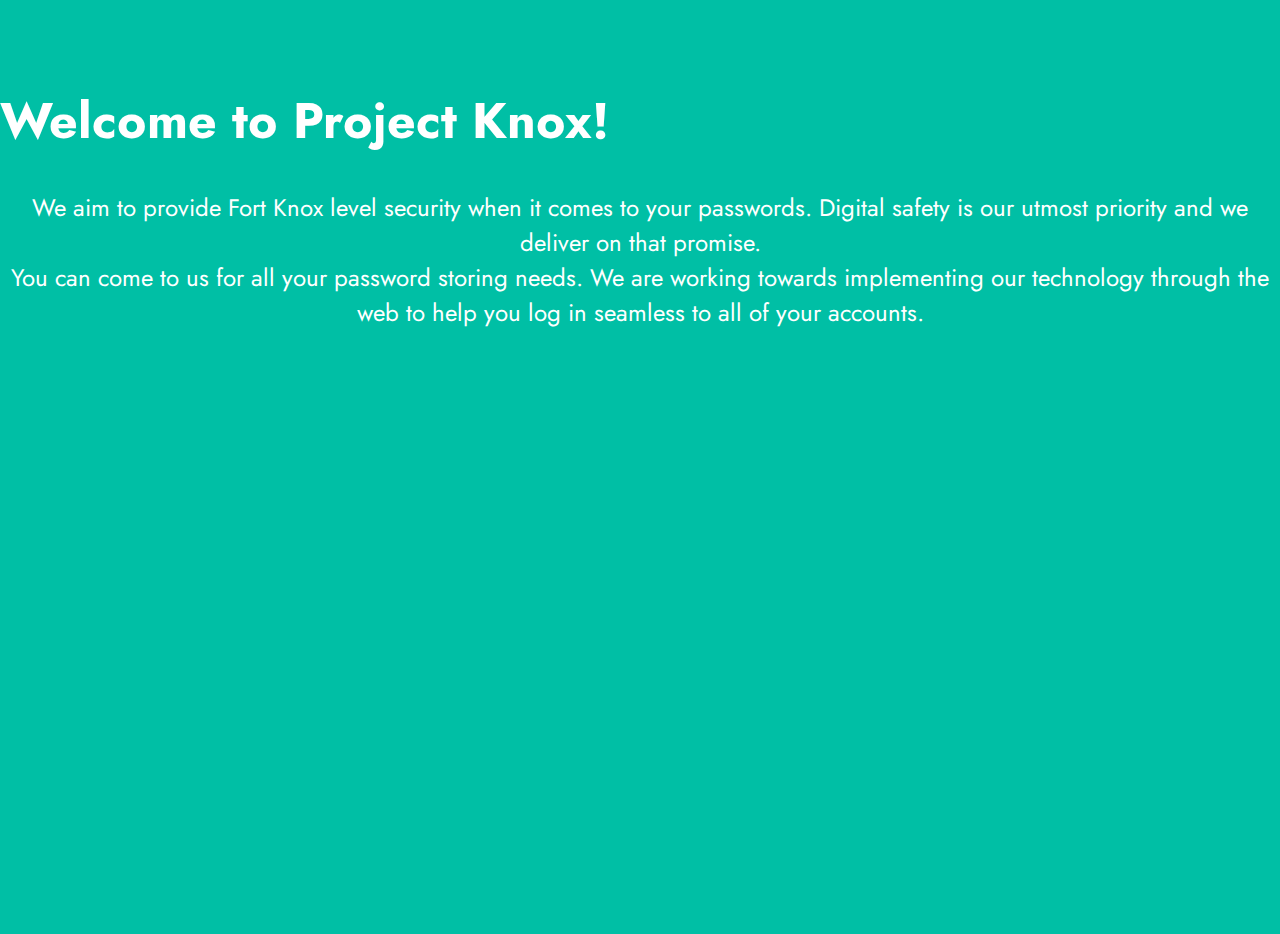
<file: Knox/about.html>
<!DOCTYPE html>
<html>

<head>
    <meta charset="utf-8">
    <link href="https://fonts.googleapis.com/css2?family=Jost:wght@300&display=swap" rel="stylesheet">
    <link rel="stylesheet" type="text/css" href="about.css">
    <title>Welcome to Project Knox</title>
</head>

<body>
    <h1>
        Welcome to Project Knox!
    </h1>

    <p>We aim to provide Fort Knox level security when it comes to your passwords. Digital safety is our utmost priority and we deliver on that promise.<br> You can come to us for all your password storing needs. We are working towards implementing our technology through the web to help you log in seamless to all of your accounts.</p>

</body>


</html>
</file>
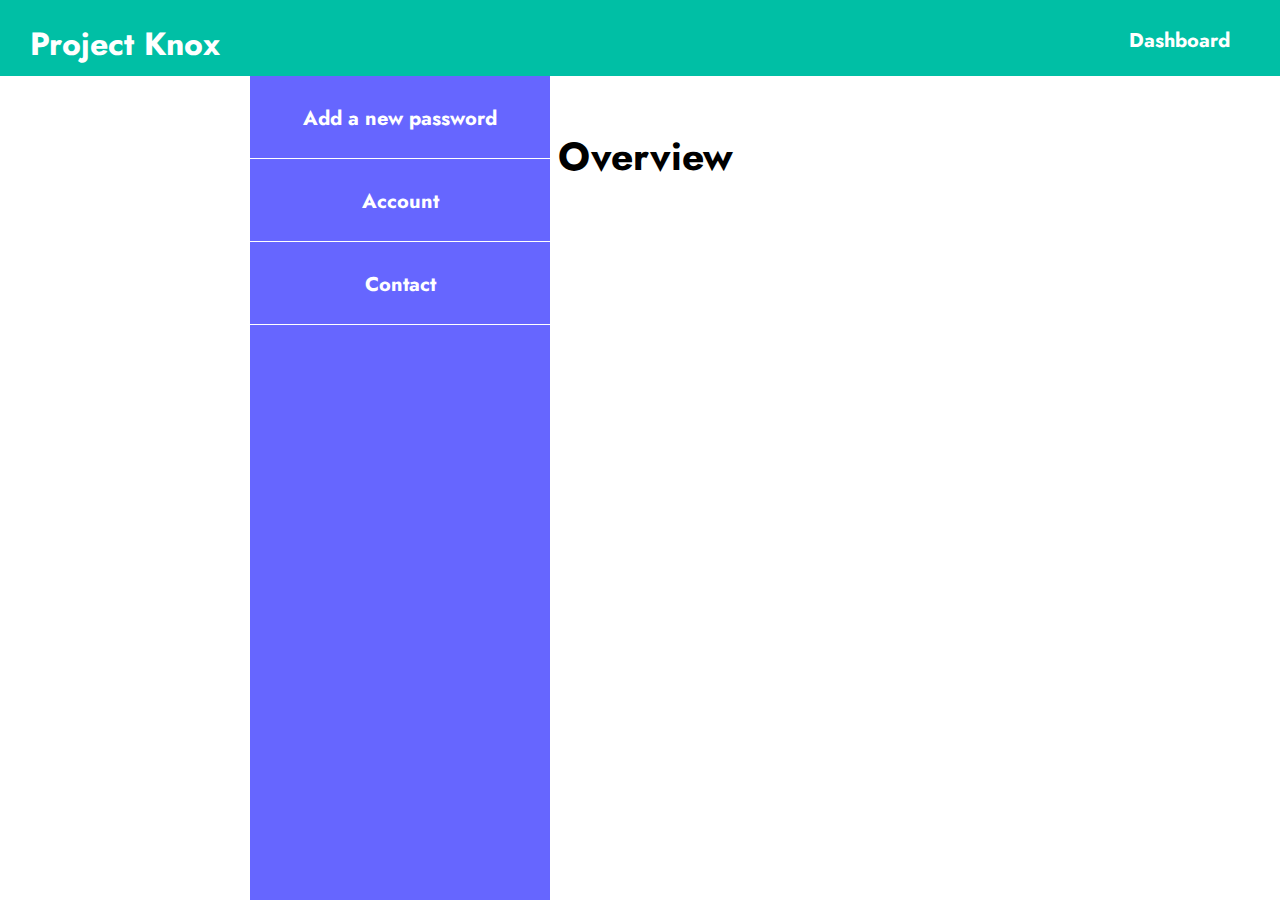
<file: Knox/account.html>
<?php
include("config.php");
$sql = "SELECT * FROM acc_login WHERE email = '$_SESSION['id']";
$result = mysqli_query($conn, $sql);
?>
<!DOCTYPE html>
<html>

<head>
    <meta charset="utf-8">
    <link href="https://fonts.googleapis.com/css2?family=Jost:wght@300&display=swap" rel="stylesheet">
    <link rel="stylesheet" type="text/css" href="home.css">
    <title>Project Knox</title>
</head>

<body>
    <header>
        <!--Navbar-->
        <nav class="navbar">
            <div class="titleknox">
                <h1>Project Knox</h1>
            </div>
            <div class="navlinks">
                <ul>
                    <li><a href="home.php">Dashboard</a></li>
                </ul>
            </div>
        </nav>
    </header>

    <div class="admin">

        <div class="sidebar">
            <ul>
                <li><a href="newpass.html">Add a new password</a></li>
                <li><a href="account.html">Account</a></li>
                <li><a href="contact.html">Contact</a></li>
                
            </ul>
        </div>

        <div class="container">
            <div class="overview">
                <h2>Account Overview</h2><br>
            </div>
            <div class="info">
                <h2>Profile</h2>
                <ul>
                    <li>First Name: </li>
                    <li>Last Name: </li>
                    <li>Email: </li>
                </ul>
            </div>

        </div>

</body>

</html>
</file>
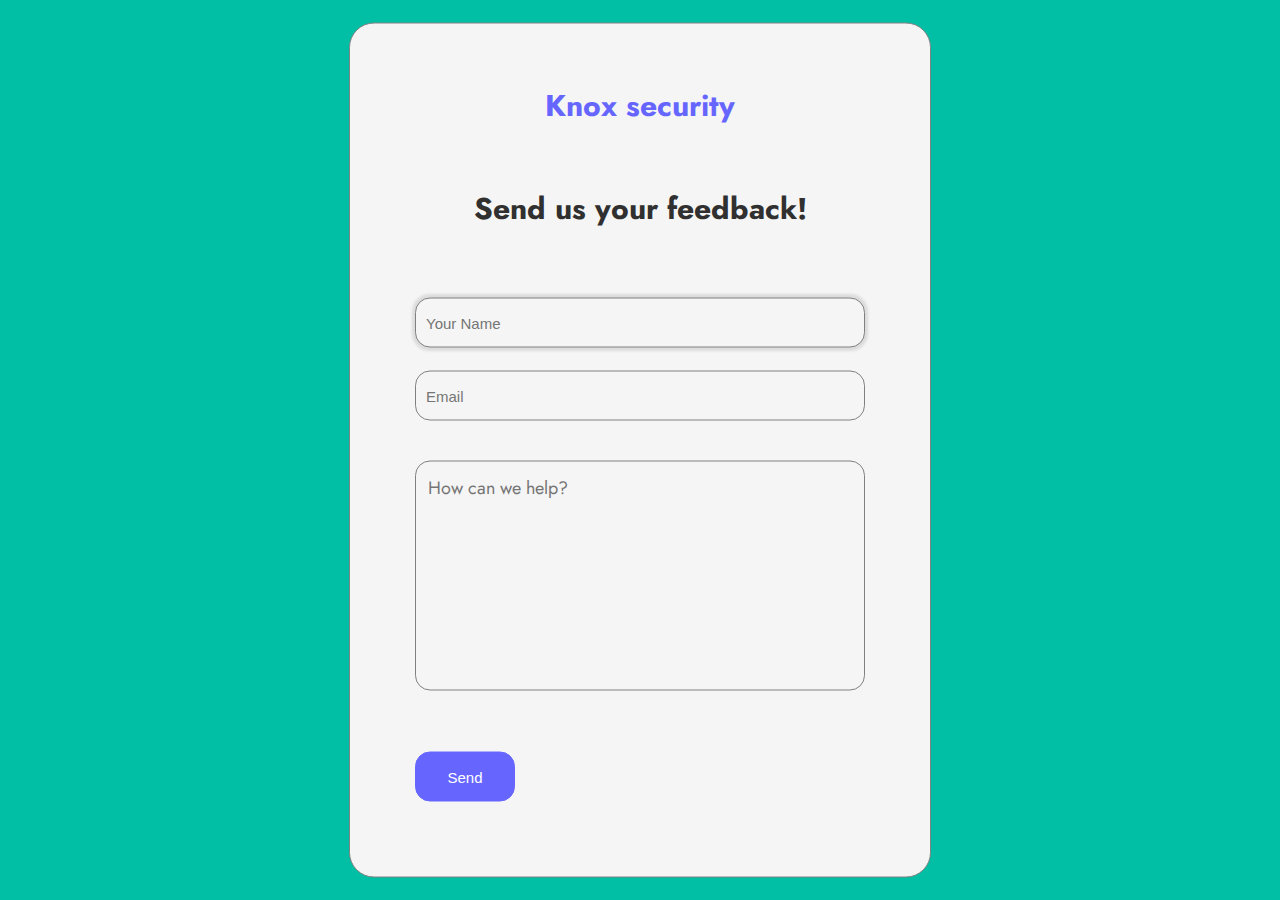
<file: Knox/contact.html>
<!DOCTYPE html>
<html>

<head>
    <meta charset="utf-8">
    <link href="https://fonts.googleapis.com/css2?family=Jost:wght@300&display=swap" rel="stylesheet">
    <link rel="stylesheet" type="text/css" href="contact.css">
    <title>Project Knox</title>
</head>

<body>
    <!--Navbar-->
    <!--<nav class="navbar">
        <div class="title-knox">
            <h1>Project Knox</h1>
        </div>
        <div class="nav-links">
            <ul>
                <li><a href="home.html">Dashboard</a></li>
                <li><a href="account.html">Account</a></li>
                <li>Contact</li>
            </ul>
        </div>
    </nav>-->


    <div class="contact"><form action="insert.php" method="POST">
        <h2>Knox security</h2>
        <h1>Send us your feedback!</h1>
        <input type="text" placeholder="Your Name" id="name" required autofocus><br>
        <input type="email" placeholder="Email" id="email" name="email" required><br>
        <textarea placeholder="How can we help?"  required></textarea><br>
        <input class="submit" type="submit" value="Send">
    </form></div>


</body>

</html>
</file>
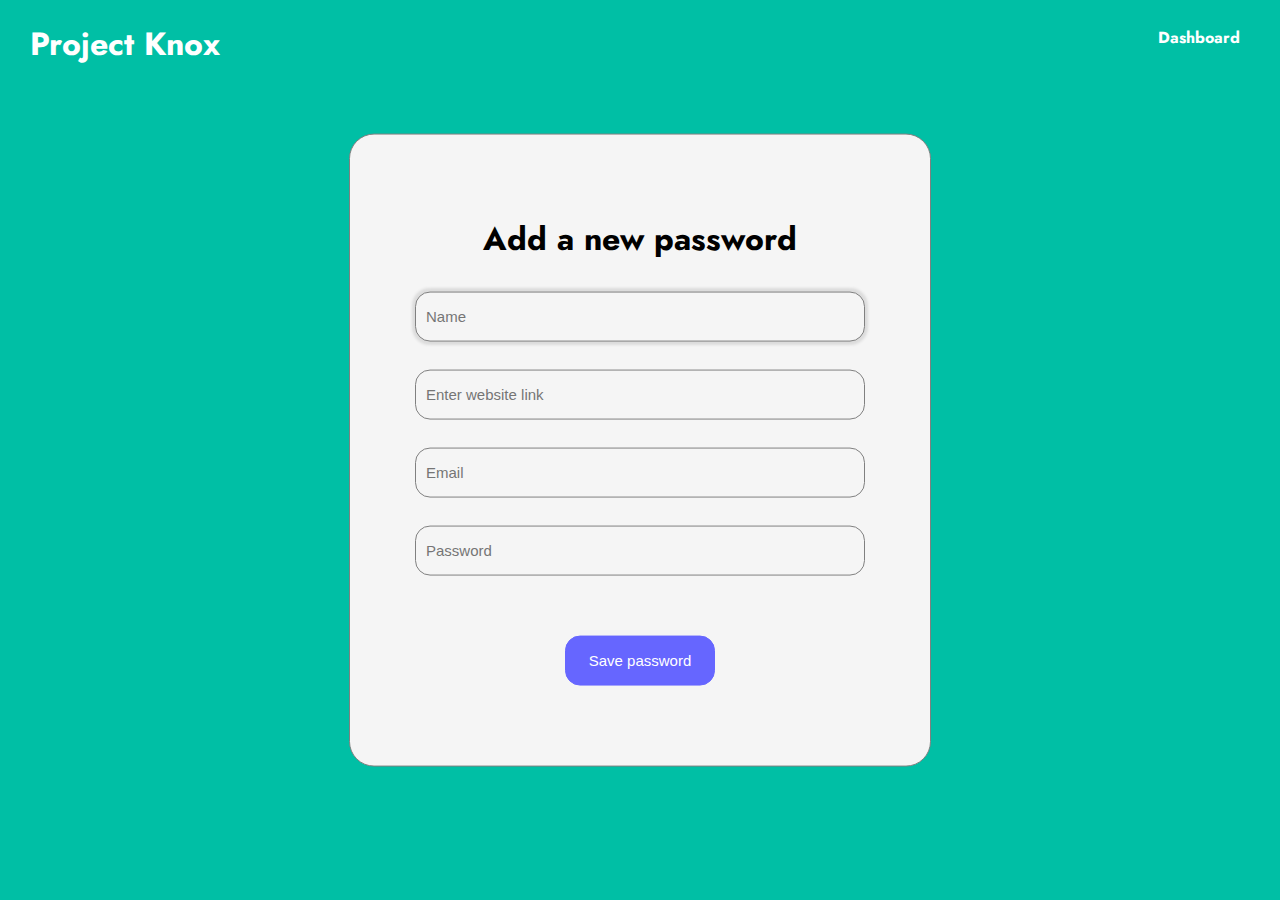
<file: Knox/newpass.html>
<!DOCTYPE html>
<html>

<head>
    <meta charset="utf-8">
    <link href="https://fonts.googleapis.com/css2?family=Jost:wght@300&display=swap" rel="stylesheet">
    <link rel="stylesheet" type="text/css" href="add.css">
    <title>Project Knox</title>
</head>

<body>
    <header>
        <!--Navbar-->
        <nav class="navbar">
            <div class="titleknox">
                <h1>Project Knox</h1>
            </div>
            <div class="navlinks">
                <ul>
                    <li><a href="home.php">Dashboard</a></li>
                </ul>
            </div>
        </nav>
    </header>

    <div class="add">
        <h1>Add a new password</h1>
        <form action="newpass.php" method="POST">
            <!--label for="name">Name:</label><br-->
            <input type="text" placeholder="Name" id="name" name="name" autofocus><br>
            <!--label for="link">URL:</label><br-->
            <input type="text" placeholder="Enter website link" id="link" name="link"><br>
            <!--label for="email">Email:</label><br-->
            <input type="email"  placeholder="Email" id="email" name="email" required><br>
            <!--label for="psswd">Password:</label><br-->
            <input type="password" placeholder="Password" id="psswd" name="psswd" required><br>
            <input class="submit" type="submit" value="Save password"><br>
        </form>
    </div>

</body>

</html>
</file>
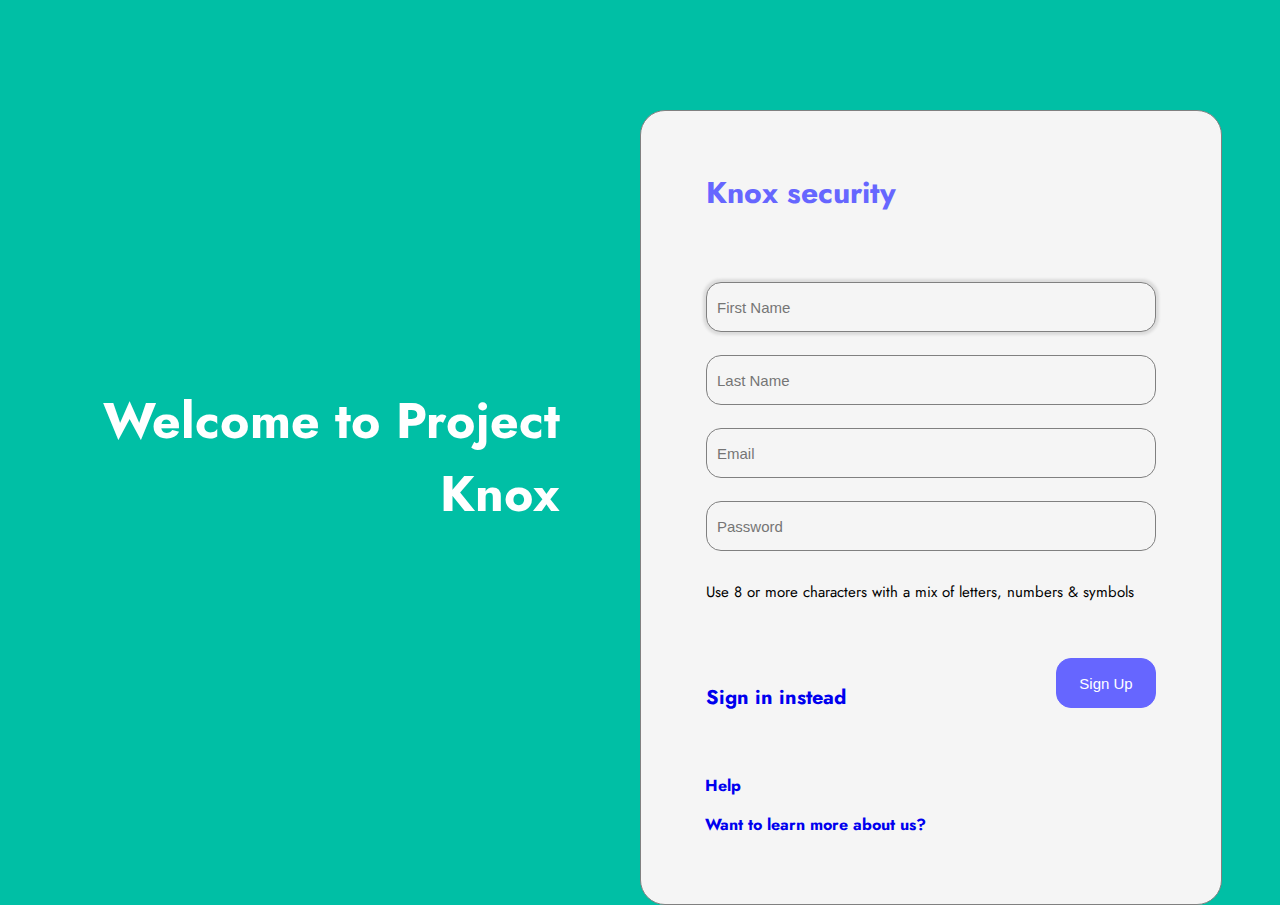
<file: Knox/signup.html>
<!DOCTYPE html>
<html>

<head>
    <meta charset="utf-8">
    <link href="https://fonts.googleapis.com/css2?family=Jost:wght@300&display=swap" rel="stylesheet">
    <link rel="stylesheet" type="text/css" href="signupstyles.css">
    <title>Welcome to Project Knox</title>
</head>

<body>
    <div class="brand">
        <h1>Welcome to Project Knox</h1>
    </div>
    <!--Use a container to contain this form in a box-->
    <div class="signup">
        <form action="create.php" method="POST">
            <h2>Knox security</h2>
            <!--label for="fname">First Name:</label><br-->
            <input type="text" placeholder="First Name" id="fname" name="fname" autofocus>
            <!--label for="lname">Last Name:</label><br-->
            <input type="text" placeholder="Last Name" id="lname" name="lname"><br>
            <!--label for="email">Email:</label><br-->
            <input type="email" placeholder="Email" id="email" name="email" required><br>
            <!--label for="psswd">Password:</label><br-->
            <input type="password" placeholder="Password" id="password" name="password" required><br>
            <p>Use 8 or more characters with a mix of letters, numbers & symbols</p>
            <input class="submit" type="submit" value="Sign Up"><br>
            <a href="login.php" style="text-decoration: none;">Sign in instead</a></button>
            <!--Change this from input type to button and color it blue-->
            <div class="clear"></div>
            <div class="contact"><a href="contact.html" style="text-decoration: none;">Help</a></div>
            <div class="about"><a href="about.html" style="text-decoration: none;">Want to learn more about us?</a></div>
        </form>
        
    </div>
    <div class="footer"></div>


</body>


<!--<footer>
    <div class="socials">Follow us on our social media</div>
    <div class="contact">Contact us here</div>
   



</footer>-->

</html>

<!--Ah ah ah
    Ah
    I'm the boy in your other phone
    Lighting up inside your drawer at home all alone
    Pushing 40 in the friend zone
    We talk and then you walk away every day
    Oh, you don't think twice 'bout me
    And maybe you're right to doubt me, but
    But if you give me just one night
    You're gonna see me in a new light
    Yeah, if you give me just one night
    To meet you underneath the moonlight
    Oh, I want a take two, I want to breakthrough
    I wanna know the real thing about you
    So I can see you in a new light
    Take a ride up to Malibu
    I just wanna stay to look at you, look at you
    What would it matter if your friends knew?
    Who cares what other people say anyway
    Oh, we can go far from the end
    And make a new world together baby
    'Cause if you give me just one night
    You're gonna see me in a new light
    Yeah, if you give me just one night
    To meet you underneath the moonlight
    Oh, I want a take two, I want to breakthrough
    I wanna know the real thing about you
    So I can see you in a new light
    Ay, ay
    Ay, ay
    Ay, ay
    Ay, ay
    Ay, ay
    Ay, ay
    Ay, ay
    Ah ah ah ah ah
    Yeah, if you give me just one night
    You gonna see me in a new light
    Yeah, if you give me just one night
    To meet you underneath the moonlight
    What do I do with all this?
    What do I do with all this love that's running through my veins for you
    What do I do with all this?
    What do I do with all this love that's running through my veins for you
    What do I do with all this?
    What do I do with all this love that's running through my veins for you
    What do I do with all this?
    What do I do with all this, oh yeah-->
</file>
<file: Knox/about.css>
html, body{
    background-color: #00bfa5;
    font-family: 'Jost', 'Poppins', sans-serif;
    height: 100%;
    margin: 0px;
}

nav{
    background: #00bfa5;
    width: 100%;
    height: 75.5px;
    margin-bottom: 0px;
}

.titleknox{
    padding: 0px 30px 0px 30px;
    color: white;
    float: left;
}

.navlinks{
    font-weight: bold;
    padding: 0px;
    float: right;
    height: 64.5px;
    margin-bottom: 0;
    padding-bottom: 0;
    padding-top: 10px;
    color: white;
}

.content{
    text-align: center;
}

h1{
    font-size: 50px;
    color: white;
    padding-top: 50px;
    
}

h2{
    font-weight: bold;
    font-size: 30px;
    color: white;
}

h3{
    font-weight: bold;
    font-size: 25px;
    color: white;
    padding-bottom: 20px;
}

p{
    font-size: 24px;
    color: white;
    text-align: center;
    padding: 50px, 80px, 50px, 80px;  
}

li {
    list-style: none;
    display: inline;
    padding: 5px 30px 5px 30px;
    margin-right: 20px;
    color: white;
}

a{
    font-size: 20px;
    font-weight: bold;
    color: white;
    text-decoration: none;
}

a.li:visited {
    color: white;
    background-color: transparent;
    text-decoration: none;
}
  
a.li:hover {
    color:#6666FF;
    background-color: transparent;
    text-decoration: underline;
}

.signup{
    border: 1px solid #6666FF;
    padding: 20px;
    border-radius: 15px;
    background-color: #6666FF;
}

img{
    width: 50%;
    height: 50%;
    border:2px solid #fff;
    background: url(img/tiger.png) no-repeat;
    box-shadow: 10px 10px 5px #ccc;
    -moz-box-shadow: 10px 10px 5px #ccc;
    -webkit-box-shadow: 10px 10px 5px #ccc;
    -khtml-box-shadow: 10px 10px 5px #ccc;
    display: block;
    margin-left: auto;
    margin-right: auto;  
}


.signupfield{
    height: 100px;
    padding: 20px;
}

footer{
    height: 50px;
    margin: 20px;
    padding: 20px;
}
</file>
<file: Knox/home.css>
body{
    height: 100%;
    margin: 0px;
    padding: 0px;
    font-family: 'Jost', 'Poppins', sans-serif;
}


nav{
    background: #00bfa5;
    width: 100%;
    height: 75.5px;
    margin-bottom: 0px;
}

.titleknox{
    padding: 0px 30px 0px 30px;
    color: white;
    float: left;
}

.navlinks{
    font-weight: bold;
    padding: 0px;
    float: right;
    height: 64.5px;
    margin-bottom: 0;
    padding-bottom: 0;
    padding-top: 10px;
    color: white;
}

li {
    list-style: none;
    display: inline;
    padding: 5px 30px 5px 30px;
    margin-right: 20px;
    color: white;
}

a{
    font-size: 20px;
    font-weight: bold;
    color: white;
    text-decoration: none;
}

a.li:visited {
    color: white;
    background-color: transparent;
    text-decoration: none;
}
  
.nav a:hover {
    color:#6666FF;
}



.admin {
    /*height: 100%;
    margin: 0;
    display: flex;
    flex-direction: row;
    height: 100%;
    width: 100%;*/
    display: flex;
    position: relative;
}

.admin .sidebar {
    /*left: 0px;
    margin: 0;
    flex: 2;
    flex-direction: column;
    justify-content: stretch;
    height: 100%;*/
    background-color: #6666FF;
    position: fixed;
    width: 300px;
    height: 100%;
}

.admin .sidebar ul{
    margin-top: 0px;
    padding: 0px;
    list-style: none;
    text-decoration: none;
    color: white;
}

.admin .sidebar ul li a {
    font-weight: bold;
    padding: 5px 18px 25px 18px;
    margin-top: 0px;
    text-align: center;
    display: block;
    border-bottom: 1px solid white;
}

.admin .sidebar a:hover {
    color: black;
    background: white;
}

.admin .content {
    /*flex: 8;
    flex-direction: column;*/
    width: 100%;
    margin-left: 300px;
}

.records{
    width: 80em;
    border-radius: 20px;
    margin-top: 100px;
    margin-left:auto; 
    margin-right:auto;
    border: 2px solid black;
    overflow: hidden;
}

th{
    font-size: 19px;
    text-align: left;
    background-color: #f3f3f3;
    color: black;
    padding: 12px 15px;
    font-weight: bold;
}

table, th, td {
    border-collapse: collapse;
    padding: 12px 25px;
}

td{
    font-size: 19px;;
    font-weight: 550;
}

.records tbody tr{
    width: 100%;
    border-bottom: 1px solid #dddddd;
}

tr:hover{
    background-color: #fff7f7;
}

.admin .container {
    flex: 8;
    height: 100%;
}

.records tbody tr:last-of-type{
    border-bottom: 2px solid rgb(95, 94, 94);   
}

.overview{
    padding-left: 150px;
    padding-bottom: 0px;
    padding-top: 20px;
    margin-bottom: 0;
    font-size: 26px;
}

.info h2{
    font-size: 30px;
    padding-bottom: 13px;
}

.info{
    color: black;
    padding-left: 150px;
    font-size: 20px;
}

.info li{
    height: 70px;
    font-weight: bold;
    display: block;
    color: white;
    padding: 40px 10px 0px 10px;
    width: 300px;
}

.profile {
    height: 340px;
    border: 1px solid black;
    width: 500px;
    background-color: #363636;
    border-radius: 25px;
    margin-top: 50px;
}
</file>
<file: Knox/contact.css>
body {
    background-color: #00bfa5;
    font-family: 'Jost', 'Poppins', sans-serif;
    text-align: center;
}

.contact{
    background-color: #f5f5f5;
    position: absolute;
    top: 50%;
    left: 50%;
    transform: translate(-50%, -50%);
    text-align: center;
    float: left;
    width: 500px;
    padding: 60px 40px 60px 40px;
    border: 1px solid gray;
    border-radius: 25px;
    margin: 0;
}

h2{
    font-size: 30px;
    color: #6666FF;
    padding-top: 0px;  
    margin-left: 0px;
    margin-top: 0px;
    margin-bottom: 60px;
}

h1{
    font-size: 30px;
    color: #303030;
    padding-top: 0px;  
    margin-left: 0px;
    margin-top: 0px;
    margin-bottom: 60px;
}

input{
    font-size: 15px;
    width: 450px;
    height: 50px;
    padding: 10px;
    margin: 8px 0px 15px 0px;
    box-sizing: border-box;
    border-radius: 15px;
    border: 1px solid gray;
    background-color: #f5f5f5;
    outline: none;
}

input:focus{
    box-shadow: 0 0 2pt 2pt #dcdcdc;
}

textarea {
    font-family: 'Jost', 'Poppins', sans-serif;
    font-size: 18px;
    resize: none;
    overflow: auto;
    background-color: #f5f5f5;
    width: 450px;
    height: 230px;
    padding: 13px 10px 20px 12px;
    margin: 25px 0px 15px 0px;
    box-sizing: border-box;
    border-radius: 15px;
    border: 1px solid gray;
    outline: none;
}

textarea:focus{
    box-shadow: 0 0 2pt 2pt #dcdcdc;
}

.submit{
    margin-top: 40px;
    margin-left: 25px;
    margin-right: 25px;
    float: left;
    width: 100px;
    font-size: 15px;
    color:white;
    background-color: #6666FF;
    border: 0.5px solid #6666FF;
}
</file>
<file: Knox/add.css>
body {
    height: 100%;
    margin: 0px;
    padding: 0px;
    background-color: #00bfa5;
    font-family: 'Jost', 'Poppins', sans-serif;
    text-align: center;
}

.add{
    background-color: #f5f5f5;
    position: absolute;
    top: 50%;
    left: 50%;
    transform: translate(-50%, -50%);
    text-align: center;
    float: left;
    width: 500px;
    padding: 60px 40px 60px 40px;
    border: 1px solid gray;
    border-radius: 25px;
    margin: 0;
}


nav{
    border-bottom: 1px solid #00bfa5;
    background: #00bfa5;
    width: 100%;
    height: 74px;
    margin-bottom: 0px;
}

.titleknox{
    /*border: 1px solid red;*/
    padding: 0px 30px 0px 30px;
    color: white;
    float: left;
}


.navlinks{
    /*border: 1px solid black;*/
    font-weight: bold;
    padding: 10px;
    float: right;
}

li{
    list-style: none;
    padding: 0px 30px 0px 30px;
    color: white;
}

a{
    color: white;
    text-decoration: none;
}

a.li:visited {
    color: white;
    background-color: transparent;
    text-decoration: none;
}
  
a.li:hover {
    color: white;
    background-color: transparent;
    text-decoration: underline;
}



input{
    font-size: 15px;
    width: 450px;
    height: 50px;
    padding: 10px;
    margin: 8px 0px 20px 0px;
    box-sizing: border-box;
    border-radius: 15px;
    border: 0.5px solid gray;
    background-color: #f5f5f5;
    outline: none;
}

input:focus{
    box-shadow: 0 0 2pt 2pt #dcdcdc;
}

.submit{
    margin-top: 40px;
    margin-left: 25px;
    margin-right: 25px;
    float: center;
    width: 150px;
    font-size: 15px;
    color:white;
    background-color: #6666FF;
    border: 0.5px solid #6666FF;
}
</file>
<file: Knox/signupstyles.css>
html, body{
        background-color: #00bfa5;
        font-family: 'Jost', 'Poppins', sans-serif;
        height: 100%;
        margin: 0px;
        top: 50px;
    }
    
    .brand{
        float: left;
        padding-right: 0px;
        padding left: 450px;
        /*border: 1px solid black;*/
        height: 500px;
        width: 50%;
        transform: translate( 0px, 200px);
    }

    h1{
        font-size: 50px;
        color: white;
        text-align: right;
        padding-right: 80px;
        padding-top: 150px;
        
    }

    .signup{
        background-color: #f5f5f5;
        text-align: center;
        float: left;
        width: 500px;
        padding: 60px 40px 60px 40px;
        border: 0.5px solid gray;
        border-radius: 25px;
        margin: 0;
        transform: translate( 0px, 110px);
    }

    h2{
        font-size: 30px;
        color: #6666FF;
        float: left;
        padding-top: 0px;  
        margin-left: 25px;
        margin-top: 0px;
        margin-bottom: 60px;
    }

    input{
        font-size: 15px;
        width: 450px;
        height: 50px;
        padding: 10px;
        margin: 8px 0px 15px 0px;
        box-sizing: border-box;
        border-radius: 15px;
        border: 1px solid gray;
        background-color: #f5f5f5;
        outline: none;
    }
    
    input:focus{
        box-shadow: 0 0 2pt 2pt #dcdcdc;
    }

    p{
        margin-left: 25px;
        text-align: left;
        font-size: 15px;
    }

    .submit{
        margin-top: 40px;
        margin-left: 25px;
        margin-right: 25px;
        float: right;
        width: 100px;
        font-size: 15px;
        color:white;
        background-color: #6666FF;
        border: 0.5px solid #6666FF;
    }
    
    a[href^=login]{
        font-weight: bold;
        font-size: 20px;
        float: left;
        color: ;
        padding: 22px 15px 15px 15px ;
        margin: 20px 8px 8px 10px;
    
    }

    .clear{
        clear: both;
    }

    .contact{
        position: relative;
        color: white;
        font-weight: bold;
        font-size: 16px;
        text-align: left;
        float: left;
        padding-top: 19px;
        width: 50%;
        text-decoration: none;
        margin: 20px 8px 8px 24px;
    }

    .about{
        position: relative;
        color: white;
        font-weight: bold;
        font-size: 16px;
        text-align: left;
        float: left;
        padding-top: 08px;
        width: 50%;
        text-decoration: none;
        margin: 0px 8px 8px 24px;
    }
      
    a:visited {
        color: #9966FF;
        background-color: transparent;
        text-decoration: none;
    }
      
    a:hover {
        color: #6666FF;
        background-color: transparent;
        text-decoration: underline;
    }

/*footer{
        height: 150px;
    }



   footer{
        margin-top: 50px;
        margin-bottom: 0px;
        padding-bottom: 0px;
        background-color:#303030;
        width: 100%;
        color: white;
        height: 250px;
    }

    .socials{
        text-align: center;
        float: left;
        border: 1px solid red;
        width: 50%;
        height: 100%;
        padding-top: 50px;
        padding-bottom: 0px;
        margin-bottom: 0px;
    }

    .contact{
        text-align: center;
        float: left;
        border: 1px solid red;
        height: 100%;
        padding-bottom: 0px;
        margin-bottom: 0px;
    }

    */
</file>
